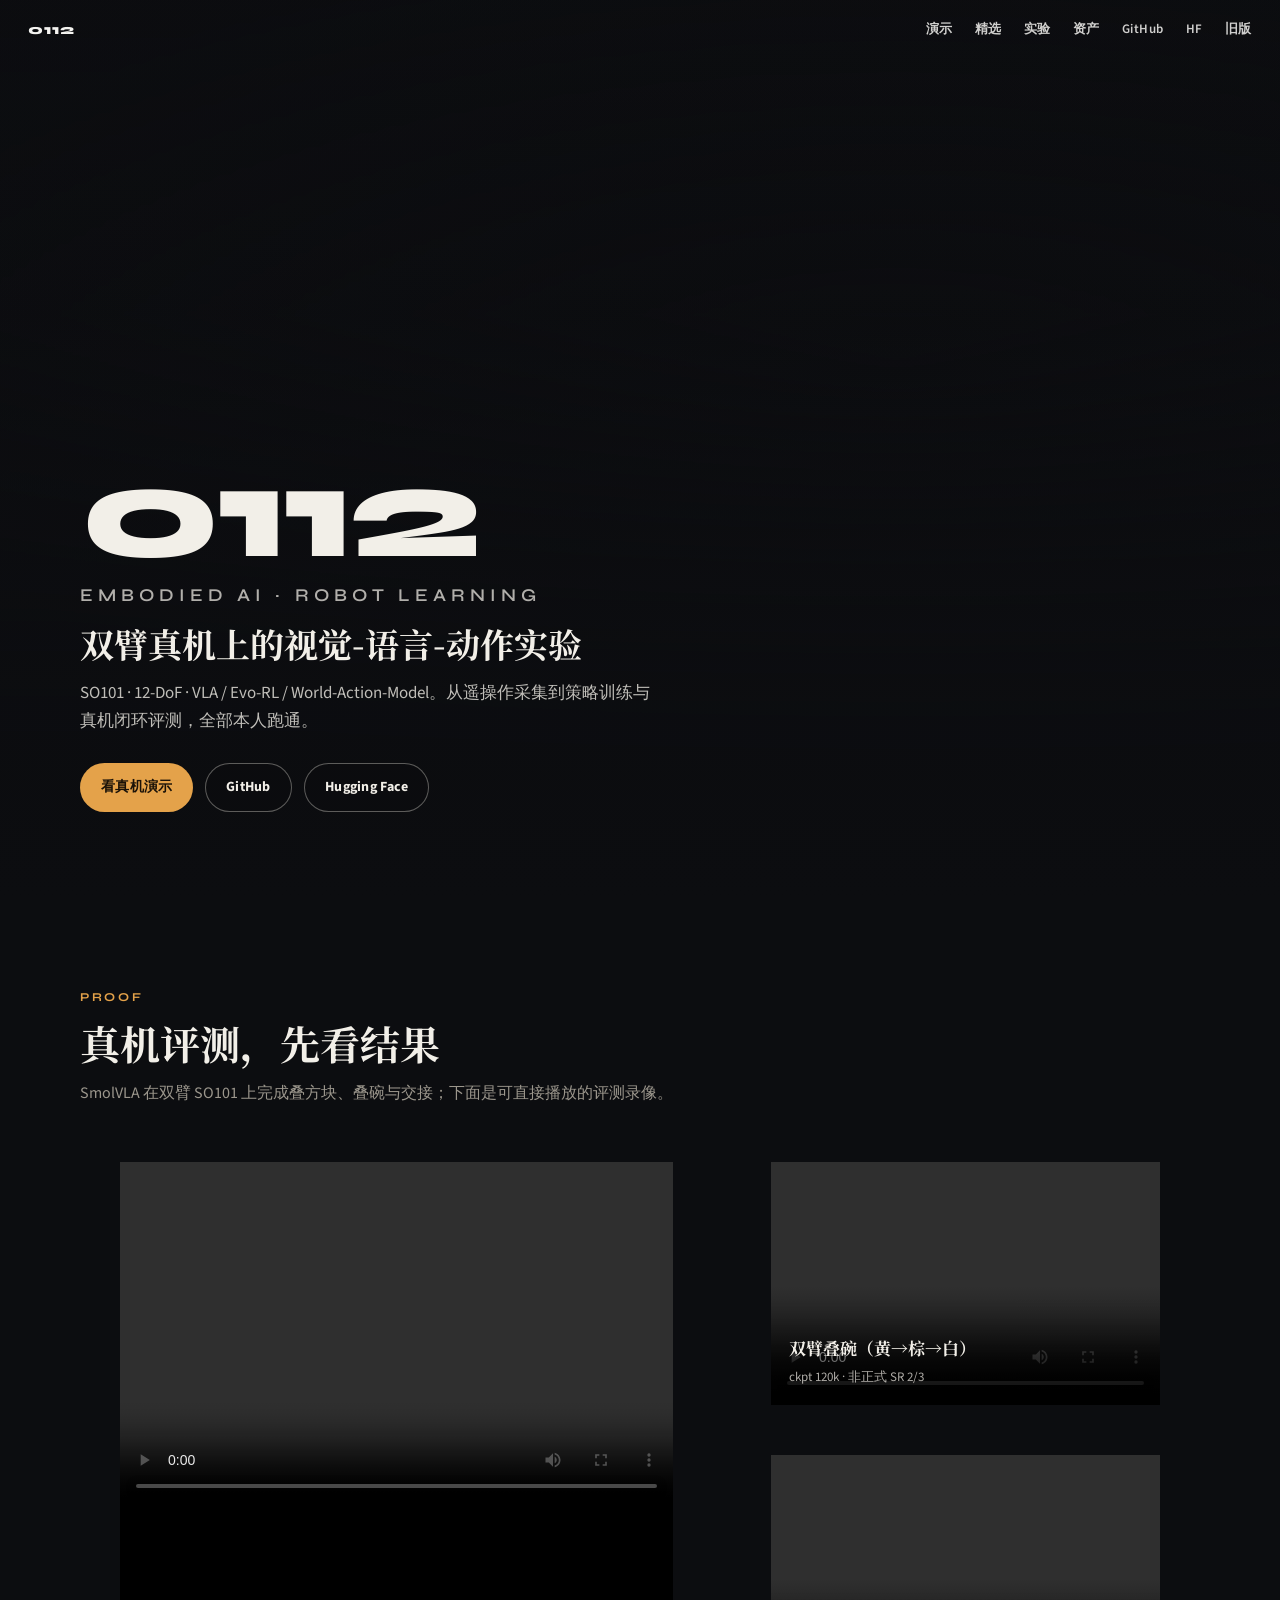
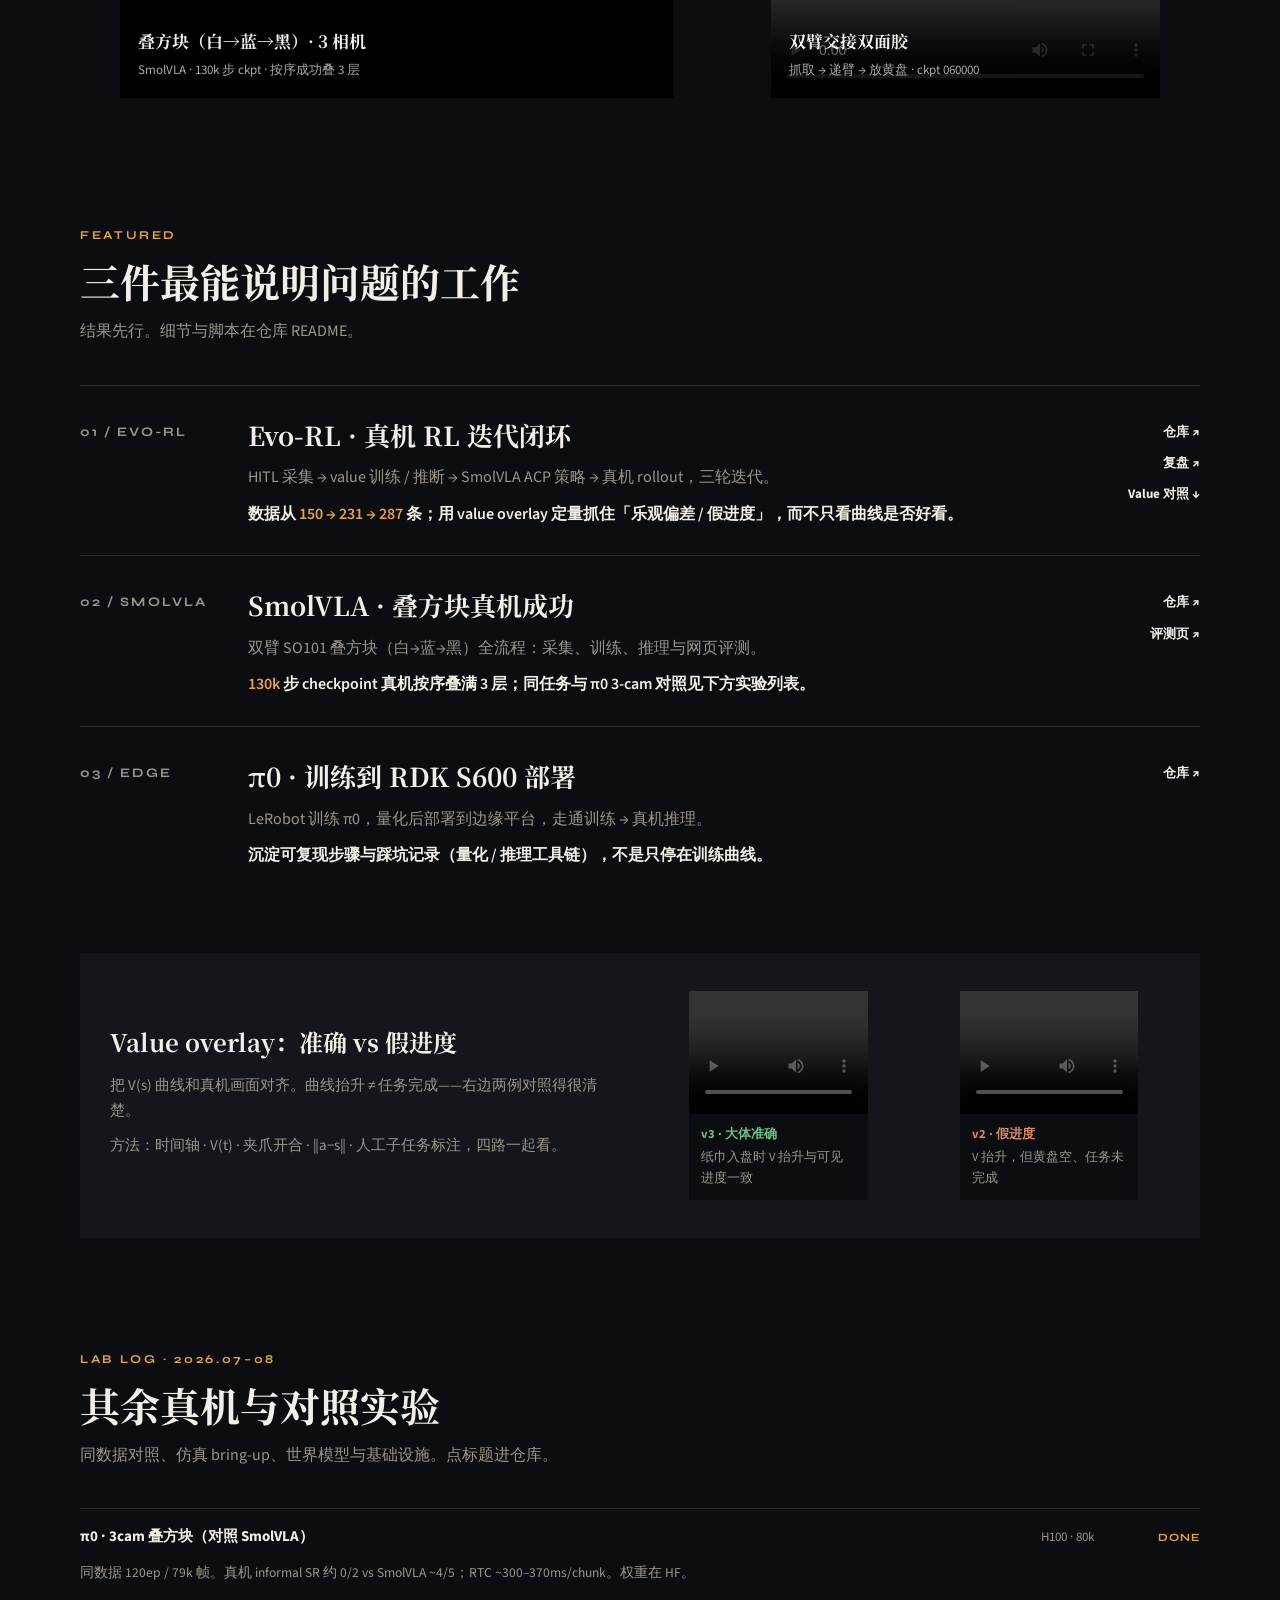
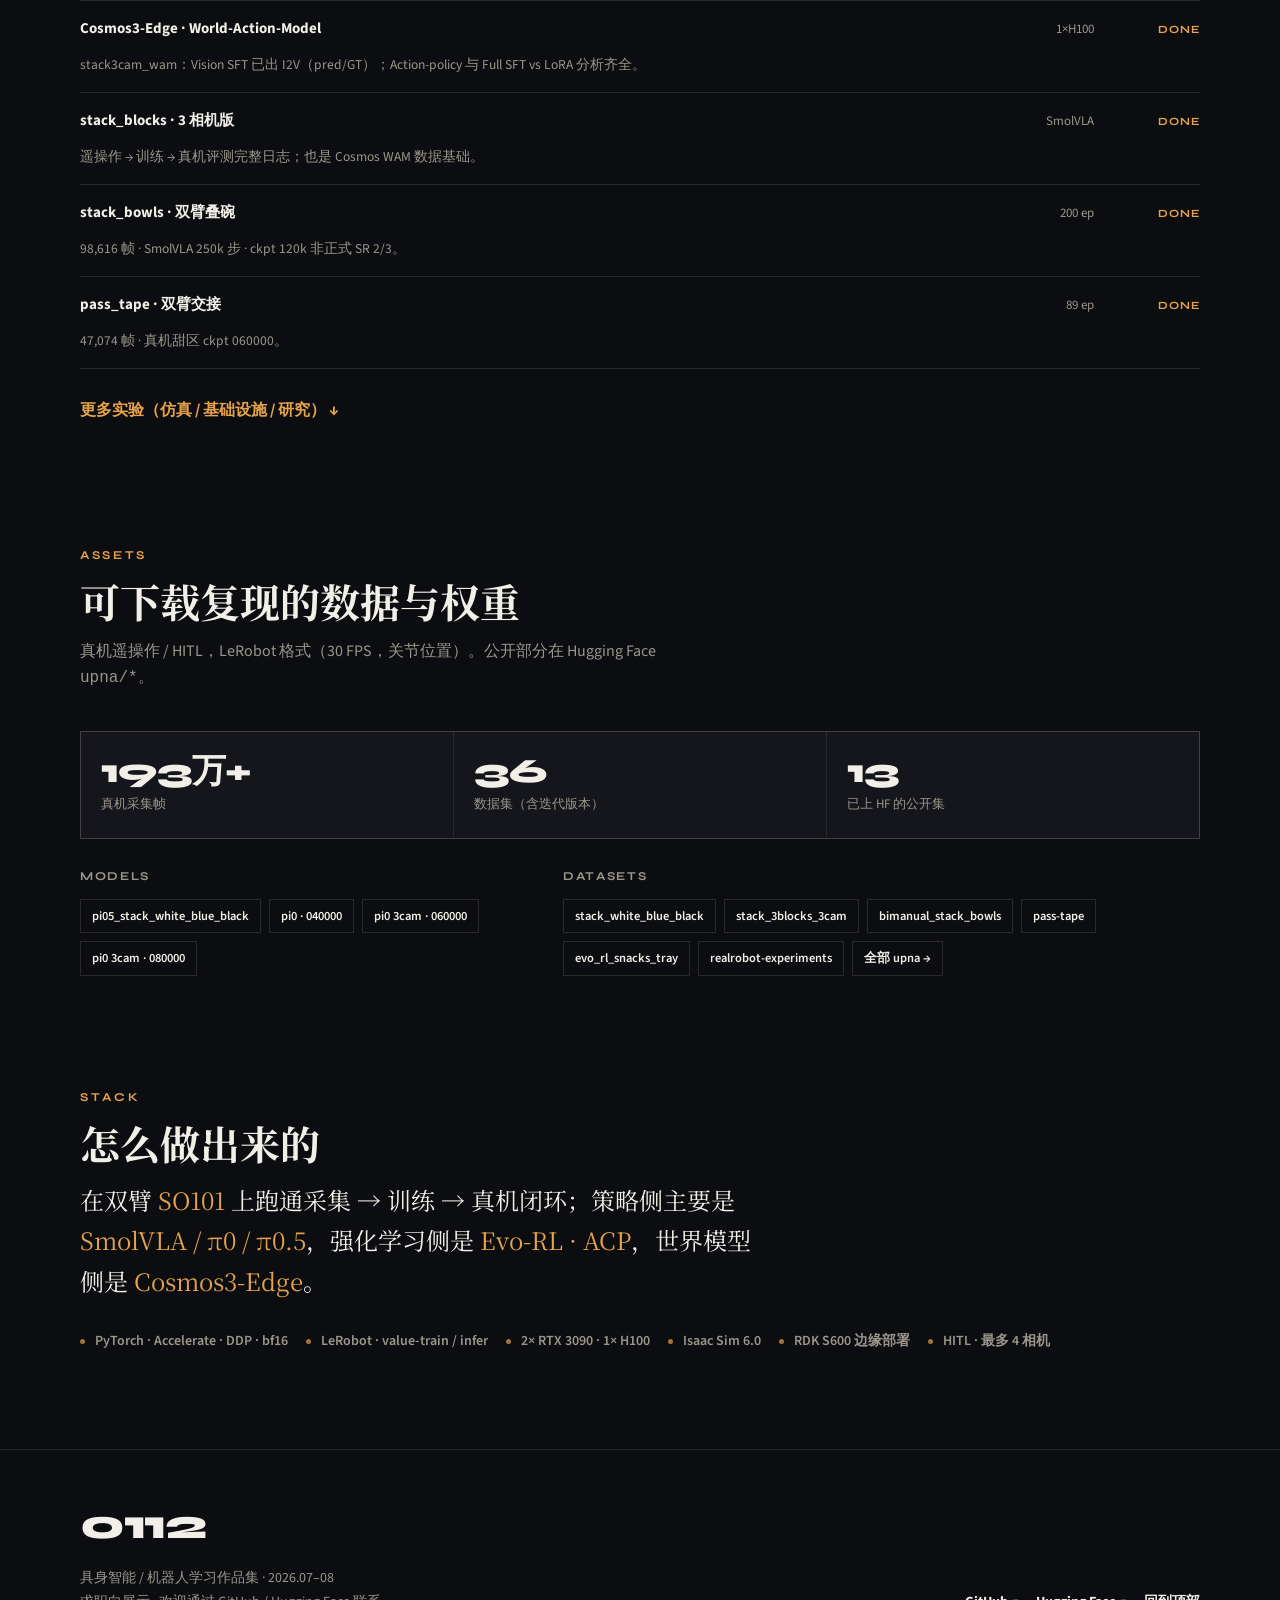
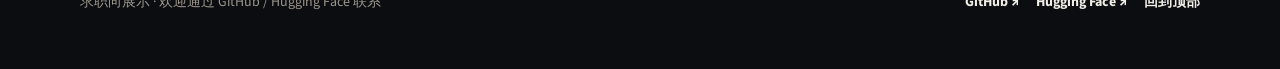
<file: v2/index.html>
<!DOCTYPE html>
<html lang="zh-CN">
<head>
  <meta charset="UTF-8" />
  <meta name="viewport" content="width=device-width, initial-scale=1" />
  <title>0112 · Embodied AI / Robot Learning (v2)</title>
  <meta name="description" content="0112 具身智能 / 机器人学习作品集：双臂 SO101 真机、VLA、Evo-RL / ACP、World-Action-Model。" />
  <link rel="preconnect" href="https://fonts.googleapis.com" />
  <link rel="preconnect" href="https://fonts.gstatic.com" crossorigin />
  <link href="https://fonts.googleapis.com/css2?family=Noto+Serif+SC:wght@500;700&family=Syne:wght@600;700;800&family=Source+Sans+3:ital,wght@0,400;0,600;0,700;1,400&display=swap" rel="stylesheet" />
  <style>
    :root {
      --bg: #0c0d10;
      --bg-2: #14161c;
      --ink: #f2efe8;
      --muted: #9b968c;
      --line: rgba(242, 239, 232, 0.12);
      --accent: #e4a24a;
      --accent-dim: rgba(228, 162, 74, 0.16);
      --ok: #6fbf8a;
      --bad: #d9896c;
      --max: 1120px;
      --ease: cubic-bezier(0.22, 1, 0.36, 1);
    }

    * { box-sizing: border-box; }
    html { scroll-behavior: smooth; }
    body {
      margin: 0;
      background: var(--bg);
      color: var(--ink);
      font-family: "Source Sans 3", "PingFang SC", "Noto Sans SC", sans-serif;
      font-size: 16px;
      line-height: 1.65;
      -webkit-font-smoothing: antialiased;
    }
    img, video { max-width: 100%; display: block; }
    a { color: inherit; text-decoration: none; }
    a:hover { color: var(--accent); }
    button { font: inherit; }

    .wrap {
      width: min(100% - 40px, var(--max));
      margin-inline: auto;
    }

    /* —— Nav —— */
    .nav {
      position: fixed;
      inset: 0 0 auto 0;
      z-index: 50;
      display: flex;
      align-items: center;
      justify-content: space-between;
      padding: 18px 28px;
      mix-blend-mode: difference;
      color: #fff;
      pointer-events: none;
    }
    .nav a { pointer-events: auto; }
    .nav-brand {
      font-family: Syne, sans-serif;
      font-weight: 800;
      letter-spacing: 0.08em;
      font-size: 14px;
    }
    .nav-links {
      display: flex;
      gap: 22px;
      font-size: 13px;
      font-weight: 600;
      letter-spacing: 0.04em;
    }
    .nav-links a { opacity: 0.85; }
    .nav-links a:hover { opacity: 1; color: #fff; }

    /* —— Hero —— */
    .hero {
      position: relative;
      min-height: 100svh;
      display: grid;
      align-items: end;
      overflow: hidden;
      color: var(--ink);
    }
    .hero-media {
      position: absolute;
      inset: 0;
      z-index: 0;
    }
    .hero-media video {
      width: 100%;
      height: 100%;
      object-fit: cover;
      transform: scale(1.04);
      animation: heroZoom 14s var(--ease) both;
    }
    @keyframes heroZoom {
      from { transform: scale(1.12); filter: brightness(0.55); }
      to { transform: scale(1.04); filter: brightness(0.72); }
    }
    .hero-shade {
      position: absolute;
      inset: 0;
      z-index: 1;
      background:
        linear-gradient(180deg, rgba(12,13,16,0.35) 0%, rgba(12,13,16,0.15) 35%, rgba(12,13,16,0.88) 78%, var(--bg) 100%),
        radial-gradient(80% 50% at 70% 40%, transparent 0%, rgba(12,13,16,0.45) 100%);
      pointer-events: none;
    }
    .hero-copy {
      position: relative;
      z-index: 2;
      padding: 0 0 64px;
      width: min(100% - 40px, var(--max));
      margin-inline: auto;
      animation: rise 0.9s 0.15s var(--ease) both;
    }
    @keyframes rise {
      from { opacity: 0; transform: translateY(28px); }
      to { opacity: 1; transform: none; }
    }
    .brand {
      font-family: Syne, sans-serif;
      font-weight: 800;
      font-size: clamp(64px, 14vw, 132px);
      line-height: 0.9;
      letter-spacing: -0.03em;
      margin: 0 0 18px;
    }
    .brand span {
      display: block;
      font-size: clamp(14px, 2vw, 18px);
      letter-spacing: 0.28em;
      font-weight: 600;
      opacity: 0.72;
      margin-top: 14px;
      text-transform: uppercase;
    }
    .hero h1 {
      font-family: "Noto Serif SC", serif;
      font-weight: 700;
      font-size: clamp(22px, 3.4vw, 34px);
      line-height: 1.35;
      margin: 0 0 12px;
      max-width: 18em;
    }
    .hero-lead {
      margin: 0 0 28px;
      max-width: 34em;
      color: rgba(242, 239, 232, 0.78);
      font-size: clamp(15px, 1.6vw, 17px);
    }
    .cta-row {
      display: flex;
      flex-wrap: wrap;
      gap: 12px;
    }
    .btn {
      display: inline-flex;
      align-items: center;
      gap: 8px;
      padding: 12px 20px;
      border-radius: 999px;
      font-weight: 700;
      font-size: 14px;
      letter-spacing: 0.02em;
      border: 1px solid transparent;
      transition: transform 0.25s var(--ease), background 0.25s, border-color 0.25s, color 0.25s;
    }
    .btn:hover { transform: translateY(-2px); color: inherit; }
    .btn-primary {
      background: var(--accent);
      color: #1a1208;
    }
    .btn-primary:hover { background: #efb45c; color: #1a1208; }
    .btn-ghost {
      border-color: rgba(242, 239, 232, 0.35);
      background: rgba(12, 13, 16, 0.35);
      backdrop-filter: blur(8px);
    }
    .btn-ghost:hover { border-color: var(--accent); color: var(--accent); }

    /* —— Sections —— */
    section {
      padding: 88px 0 24px;
      scroll-margin-top: 24px;
    }
    .sec-kicker {
      font-family: Syne, sans-serif;
      font-size: 12px;
      font-weight: 700;
      letter-spacing: 0.22em;
      text-transform: uppercase;
      color: var(--accent);
      margin: 0 0 10px;
    }
    .sec-title {
      font-family: "Noto Serif SC", serif;
      font-size: clamp(26px, 4vw, 40px);
      font-weight: 700;
      line-height: 1.25;
      margin: 0 0 12px;
    }
    .sec-desc {
      margin: 0 0 40px;
      max-width: 40em;
      color: var(--muted);
      font-size: 16px;
    }

    .reveal {
      opacity: 0;
      transform: translateY(24px);
      transition: opacity 0.7s var(--ease), transform 0.7s var(--ease);
    }
    .reveal.in { opacity: 1; transform: none; }

    /* —— Proof / demos —— */
    .proof-grid {
      display: grid;
      grid-template-columns: 1.35fr 1fr;
      gap: 18px;
    }
    @media (max-width: 860px) {
      .proof-grid { grid-template-columns: 1fr; }
      .nav-links { display: none; }
    }
    .shot {
      position: relative;
      background: #000;
      overflow: hidden;
      isolation: isolate;
    }
    .shot video {
      width: 100%;
      aspect-ratio: 16 / 10;
      object-fit: cover;
      opacity: 0.92;
    }
    .shot figcaption {
      position: absolute;
      left: 0; right: 0; bottom: 0;
      padding: 48px 18px 16px;
      background: linear-gradient(transparent, rgba(0,0,0,0.85));
      font-size: 14px;
    }
    .shot figcaption strong {
      display: block;
      font-family: "Noto Serif SC", serif;
      font-size: 17px;
      margin-bottom: 4px;
    }
    .shot figcaption span { color: rgba(242,239,232,0.72); font-size: 13px; }
    .shot-stack { display: grid; gap: 18px; }

    /* —— Featured results —— */
    .feature {
      display: grid;
      grid-template-columns: 140px 1fr auto;
      gap: 20px 28px;
      align-items: start;
      padding: 28px 0;
      border-top: 1px solid var(--line);
    }
    .feature:last-child { border-bottom: 1px solid var(--line); }
    .feature-idx {
      font-family: Syne, sans-serif;
      font-size: 13px;
      font-weight: 700;
      letter-spacing: 0.16em;
      color: var(--muted);
      padding-top: 8px;
    }
    .feature h3 {
      font-family: "Noto Serif SC", serif;
      font-size: clamp(20px, 2.4vw, 26px);
      margin: 0 0 8px;
      font-weight: 700;
    }
    .feature h3 a:hover { color: var(--accent); }
    .feature .one-liner {
      margin: 0 0 10px;
      color: var(--muted);
      max-width: 46em;
    }
    .feature .result {
      margin: 0;
      color: var(--ink);
      font-weight: 600;
      max-width: 46em;
    }
    .feature .result em {
      font-style: normal;
      color: var(--accent);
    }
    .feature-links {
      display: flex;
      flex-direction: column;
      gap: 8px;
      align-items: flex-end;
      font-size: 13px;
      font-weight: 700;
      white-space: nowrap;
      padding-top: 8px;
    }
    .feature-links a {
      border-bottom: 1px solid transparent;
      padding-bottom: 1px;
    }
    .feature-links a:hover {
      color: var(--accent);
      border-bottom-color: var(--accent);
    }
    @media (max-width: 720px) {
      .feature {
        grid-template-columns: 1fr;
        gap: 8px;
      }
      .feature-links {
        align-items: flex-start;
        flex-direction: row;
        flex-wrap: wrap;
        gap: 14px;
      }
    }

    /* —— Insight strip —— */
    .insight {
      margin-top: 56px;
      display: grid;
      grid-template-columns: 1fr 1fr;
      gap: 18px;
      background: var(--bg-2);
      padding: 22px;
    }
    @media (max-width: 860px) { .insight { grid-template-columns: 1fr; } }
    .insight-copy {
      display: flex;
      flex-direction: column;
      justify-content: center;
      padding: 12px 8px;
    }
    .insight-copy h3 {
      font-family: "Noto Serif SC", serif;
      font-size: 24px;
      margin: 0 0 12px;
    }
    .insight-copy p {
      margin: 0 0 10px;
      color: var(--muted);
      font-size: 15px;
    }
    .insight-pair {
      display: grid;
      grid-template-columns: 1fr 1fr;
      gap: 12px;
    }
    @media (max-width: 560px) { .insight-pair { grid-template-columns: 1fr; } }
    .compare {
      background: #000;
      overflow: hidden;
    }
    .compare video {
      width: 100%;
      aspect-ratio: 16 / 11;
      object-fit: cover;
    }
    .compare .label {
      padding: 10px 12px 12px;
      font-size: 12.5px;
      border-top: 1px solid var(--line);
      background: var(--bg);
    }
    .compare .label b { display: block; margin-bottom: 2px; }
    .compare.ok .label b { color: var(--ok); }
    .compare.bad .label b { color: var(--bad); }
    .compare .label span { color: var(--muted); }

    /* —— Project list —— */
    .plist { border-top: 1px solid var(--line); }
    .prow {
      display: grid;
      grid-template-columns: 1fr 180px 90px;
      gap: 16px;
      align-items: baseline;
      padding: 16px 0;
      border-bottom: 1px solid var(--line);
      transition: background 0.2s;
    }
    .prow:hover { background: rgba(228, 162, 74, 0.04); }
    .prow a.name {
      font-weight: 700;
      font-size: 15px;
    }
    .prow .blurb {
      grid-column: 1 / -1;
      margin: -4px 0 0;
      color: var(--muted);
      font-size: 13.5px;
      max-width: 62em;
    }
    .prow .meta {
      color: var(--muted);
      font-size: 13px;
      text-align: right;
    }
    .prow .status {
      font-family: Syne, sans-serif;
      font-size: 11px;
      font-weight: 700;
      letter-spacing: 0.08em;
      text-align: right;
      color: var(--accent);
    }
    .prow .status.wip { color: var(--bad); }
    @media (max-width: 720px) {
      .prow {
        grid-template-columns: 1fr auto;
      }
      .prow .meta { display: none; }
    }

    details.more {
      margin-top: 18px;
    }
    details.more summary {
      cursor: pointer;
      font-weight: 700;
      color: var(--accent);
      list-style: none;
      padding: 10px 0;
    }
    details.more summary::-webkit-details-marker { display: none; }
    details.more summary::after { content: " ↓"; }

    /* —— Assets —— */
    .asset-band {
      display: grid;
      grid-template-columns: repeat(3, 1fr);
      gap: 1px;
      background: var(--line);
      border: 1px solid var(--line);
      margin-bottom: 28px;
    }
    @media (max-width: 720px) { .asset-band { grid-template-columns: 1fr; } }
    .asset-band > div {
      background: var(--bg-2);
      padding: 22px 20px;
    }
    .asset-band .n {
      font-family: Syne, sans-serif;
      font-size: 34px;
      font-weight: 800;
      letter-spacing: -0.02em;
      line-height: 1;
      margin-bottom: 6px;
    }
    .asset-band .l {
      color: var(--muted);
      font-size: 13px;
    }

    .hf-grid {
      display: grid;
      grid-template-columns: 1fr 1.4fr;
      gap: 28px;
    }
    @media (max-width: 720px) { .hf-grid { grid-template-columns: 1fr; } }
    .chip-cloud {
      display: flex;
      flex-wrap: wrap;
      gap: 8px;
    }
    .chip-cloud a {
      font-size: 12.5px;
      font-weight: 600;
      padding: 6px 11px;
      border: 1px solid var(--line);
      color: var(--ink);
      transition: border-color 0.2s, color 0.2s, background 0.2s;
    }
    .chip-cloud a:hover {
      border-color: var(--accent);
      color: var(--accent);
      background: var(--accent-dim);
    }
    .subhead {
      font-family: Syne, sans-serif;
      font-size: 12px;
      letter-spacing: 0.14em;
      text-transform: uppercase;
      color: var(--muted);
      margin: 0 0 12px;
      font-weight: 700;
    }

    /* —— Stack —— */
    .stack-line {
      font-size: clamp(18px, 2.4vw, 24px);
      line-height: 1.7;
      font-family: "Noto Serif SC", serif;
      max-width: 28em;
      margin: 0 0 28px;
    }
    .stack-line span { color: var(--accent); }
    .tech {
      display: flex;
      flex-wrap: wrap;
      gap: 10px 18px;
      color: var(--muted);
      font-size: 14px;
      font-weight: 600;
    }
    .tech span::before {
      content: "";
      display: inline-block;
      width: 5px;
      height: 5px;
      border-radius: 50%;
      background: var(--accent);
      margin-right: 10px;
      vertical-align: middle;
      opacity: 0.7;
    }

    /* —— Footer —— */
    footer {
      margin-top: 72px;
      padding: 40px 0 56px;
      border-top: 1px solid var(--line);
    }
    .foot-grid {
      display: grid;
      grid-template-columns: 1.4fr 1fr;
      gap: 28px;
      align-items: end;
    }
    @media (max-width: 720px) { .foot-grid { grid-template-columns: 1fr; } }
    .foot-brand {
      font-family: Syne, sans-serif;
      font-size: 42px;
      font-weight: 800;
      letter-spacing: -0.03em;
      margin: 0 0 8px;
    }
    .foot-note { color: var(--muted); margin: 0; font-size: 14px; }
    .foot-links {
      display: flex;
      flex-wrap: wrap;
      gap: 16px;
      justify-content: flex-end;
      font-weight: 700;
      font-size: 14px;
    }
    @media (max-width: 720px) { .foot-links { justify-content: flex-start; } }

    .top-btn {
      position: fixed;
      right: 18px;
      bottom: 18px;
      z-index: 40;
      width: 42px;
      height: 42px;
      border-radius: 50%;
      border: 1px solid var(--line);
      background: rgba(20, 22, 28, 0.9);
      color: var(--ink);
      cursor: pointer;
      opacity: 0;
      pointer-events: none;
      transition: opacity 0.25s, transform 0.25s;
    }
    .top-btn.show { opacity: 1; pointer-events: auto; }
    .top-btn:hover { color: var(--accent); border-color: var(--accent); }
  </style>
</head>
<body>
  <header class="nav" id="nav">
    <a class="nav-brand" href="#top">0112</a>
    <nav class="nav-links" aria-label="页面导航">
      <a href="#proof">演示</a>
      <a href="#work">精选</a>
      <a href="#lab">实验</a>
      <a href="#assets">资产</a>
      <a href="https://github.com/upnana" target="_blank" rel="noopener">GitHub</a>
      <a href="https://huggingface.co/upna" target="_blank" rel="noopener">HF</a>
      <a href="../">旧版</a>
    </nav>
  </header>

  <main id="top">
    <!-- Hero: brand + one idea + CTAs over full-bleed robot video -->
    <section class="hero" aria-label="首页">
      <div class="hero-media">
        <video
          autoplay muted loop playsinline preload="metadata"
          poster=""
          aria-label="双臂 SO101 叠方块真机评测">
          <source src="https://upnana.github.io/portfolio/media/3_blocks_stack_3cam.mp4" type="video/mp4" />
        </video>
      </div>
      <div class="hero-shade" aria-hidden="true"></div>
      <div class="hero-copy">
        <p class="brand">0112<span>Embodied AI · Robot Learning</span></p>
        <h1>双臂真机上的视觉-语言-动作实验</h1>
        <p class="hero-lead">
          SO101 · 12-DoF · VLA / Evo-RL / World-Action-Model。从遥操作采集到策略训练与真机闭环评测，全部本人跑通。
        </p>
        <div class="cta-row">
          <a class="btn btn-primary" href="#proof">看真机演示</a>
          <a class="btn btn-ghost" href="https://github.com/upnana" target="_blank" rel="noopener">GitHub</a>
          <a class="btn btn-ghost" href="https://huggingface.co/upna" target="_blank" rel="noopener">Hugging Face</a>
        </div>
      </div>
    </section>

    <!-- Proof first -->
    <section id="proof">
      <div class="wrap reveal">
        <p class="sec-kicker">Proof</p>
        <h2 class="sec-title">真机评测，先看结果</h2>
        <p class="sec-desc">SmolVLA 在双臂 SO101 上完成叠方块、叠碗与交接；下面是可直接播放的评测录像。</p>

        <div class="proof-grid">
          <figure class="shot">
            <video controls playsinline preload="metadata"
              src="https://upnana.github.io/portfolio/media/3_blocks_stack_3cam.mp4"></video>
            <figcaption>
              <strong>叠方块（白→蓝→黑）· 3 相机</strong>
              <span>SmolVLA · 130k 步 ckpt · 按序成功叠 3 层</span>
            </figcaption>
          </figure>
          <div class="shot-stack">
            <figure class="shot">
              <video controls playsinline preload="metadata"
                src="https://upnana.github.io/portfolio/media/eval_stack_bowls.mp4"></video>
              <figcaption>
                <strong>双臂叠碗（黄→棕→白）</strong>
                <span>ckpt 120k · 非正式 SR 2/3</span>
              </figcaption>
            </figure>
            <figure class="shot">
              <video controls playsinline preload="metadata"
                src="https://upnana.github.io/portfolio/media/eval_pass_tape.mp4"></video>
              <figcaption>
                <strong>双臂交接双面胶</strong>
                <span>抓取 → 递臂 → 放黄盘 · ckpt 060000</span>
              </figcaption>
            </figure>
          </div>
        </div>
      </div>
    </section>

    <!-- Featured -->
    <section id="work">
      <div class="wrap reveal">
        <p class="sec-kicker">Featured</p>
        <h2 class="sec-title">三件最能说明问题的工作</h2>
        <p class="sec-desc">结果先行。细节与脚本在仓库 README。</p>

        <article class="feature">
          <div class="feature-idx">01 / EVO-RL</div>
          <div>
            <h3><a href="https://github.com/upnana/Evo-RL_bowls_tray" target="_blank" rel="noopener">Evo-RL · 真机 RL 迭代闭环</a></h3>
            <p class="one-liner">HITL 采集 → value 训练 / 推断 → SmolVLA ACP 策略 → 真机 rollout，三轮迭代。</p>
            <p class="result">数据从 <em>150 → 231 → 287</em> 条；用 value overlay 定量抓住「乐观偏差 / 假进度」，而不只看曲线是否好看。</p>
          </div>
          <div class="feature-links">
            <a href="https://github.com/upnana/Evo-RL_bowls_tray" target="_blank" rel="noopener">仓库 ↗</a>
            <a href="https://github.com/upnana/Evo-RL_bowls_tray/blob/main/daima/Recap.md" target="_blank" rel="noopener">复盘 ↗</a>
            <a href="#insight">Value 对照 ↓</a>
          </div>
        </article>

        <article class="feature">
          <div class="feature-idx">02 / SMOLVLA</div>
          <div>
            <h3><a href="https://github.com/upnana/smolvla_stack_blocks-white_blue_black" target="_blank" rel="noopener">SmolVLA · 叠方块真机成功</a></h3>
            <p class="one-liner">双臂 SO101 叠方块（白→蓝→黑）全流程：采集、训练、推理与网页评测。</p>
            <p class="result"><em>130k</em> 步 checkpoint 真机按序叠满 3 层；同任务与 π0 3-cam 对照见下方实验列表。</p>
          </div>
          <div class="feature-links">
            <a href="https://github.com/upnana/smolvla_stack_blocks-white_blue_black" target="_blank" rel="noopener">仓库 ↗</a>
            <a href="https://upnana.github.io/smolvla_stack_blocks-white_blue_black/eval.html" target="_blank" rel="noopener">评测页 ↗</a>
          </div>
        </article>

        <article class="feature">
          <div class="feature-idx">03 / EDGE</div>
          <div>
            <h3><a href="https://github.com/upnana/lerobot-pi0-rdk-s600-deploy" target="_blank" rel="noopener">π0 · 训练到 RDK S600 部署</a></h3>
            <p class="one-liner">LeRobot 训练 π0，量化后部署到边缘平台，走通训练 → 真机推理。</p>
            <p class="result">沉淀可复现步骤与踩坑记录（量化 / 推理工具链），不是只停在训练曲线。</p>
          </div>
          <div class="feature-links">
            <a href="https://github.com/upnana/lerobot-pi0-rdk-s600-deploy" target="_blank" rel="noopener">仓库 ↗</a>
          </div>
        </article>

        <div class="insight reveal" id="insight">
          <div class="insight-copy">
            <h3>Value overlay：准确 vs 假进度</h3>
            <p>把 V(s) 曲线和真机画面对齐。曲线抬升 ≠ 任务完成——右边两例对照得很清楚。</p>
            <p>方法：时间轴 · V(t) · 夹爪开合 · ‖a−s‖ · 人工子任务标注，四路一起看。</p>
          </div>
          <div class="insight-pair">
            <figure class="compare ok">
              <video controls playsinline preload="metadata"
                src="https://upnana.github.io/portfolio/media/value_overlay_v3_100k_with_tag.mp4"></video>
              <figcaption class="label">
                <b>v3 · 大体准确</b>
                <span>纸巾入盘时 V 抬升与可见进度一致</span>
              </figcaption>
            </figure>
            <figure class="compare bad">
              <video controls playsinline preload="metadata"
                src="https://upnana.github.io/portfolio/media/value_overlay_v2_120k_with_tag.mp4"></video>
              <figcaption class="label">
                <b>v2 · 假进度</b>
                <span>V 抬升，但黄盘空、任务未完成</span>
              </figcaption>
            </figure>
          </div>
        </div>
      </div>
    </section>

    <!-- Lab / all projects -->
    <section id="lab">
      <div class="wrap reveal">
        <p class="sec-kicker">Lab Log · 2026.07–08</p>
        <h2 class="sec-title">其余真机与对照实验</h2>
        <p class="sec-desc">同数据对照、仿真 bring-up、世界模型与基础设施。点标题进仓库。</p>

        <div class="plist">
          <div class="prow">
            <a class="name" href="https://github.com/upnana/pi0_stack_blocks_white_blue_black_3cam" target="_blank" rel="noopener">π0 · 3cam 叠方块（对照 SmolVLA）</a>
            <div class="meta">H100 · 80k</div>
            <div class="status">DONE</div>
            <p class="blurb">同数据 120ep / 79k 帧。真机 informal SR 约 0/2 vs SmolVLA ~4/5；RTC ~300–370ms/chunk。权重在 HF。</p>
          </div>
          <div class="prow">
            <a class="name" href="https://github.com/upnana/cosmos-edge-lab" target="_blank" rel="noopener">Cosmos3-Edge · World-Action-Model</a>
            <div class="meta">1×H100</div>
            <div class="status">DONE</div>
            <p class="blurb">stack3cam_wam：Vision SFT 已出 I2V（pred/GT）；Action-policy 与 Full SFT vs LoRA 分析齐全。</p>
          </div>
          <div class="prow">
            <a class="name" href="https://github.com/upnana/smolvla_stack_blocks_white_blue_black_3cam" target="_blank" rel="noopener">stack_blocks · 3 相机版</a>
            <div class="meta">SmolVLA</div>
            <div class="status">DONE</div>
            <p class="blurb">遥操作 → 训练 → 真机评测完整日志；也是 Cosmos WAM 数据基础。</p>
          </div>
          <div class="prow">
            <a class="name" href="https://github.com/upnana/stack_bowls" target="_blank" rel="noopener">stack_bowls · 双臂叠碗</a>
            <div class="meta">200 ep</div>
            <div class="status">DONE</div>
            <p class="blurb">98,616 帧 · SmolVLA 250k 步 · ckpt 120k 非正式 SR 2/3。</p>
          </div>
          <div class="prow">
            <a class="name" href="https://github.com/upnana/pass_tape" target="_blank" rel="noopener">pass_tape · 双臂交接</a>
            <div class="meta">89 ep</div>
            <div class="status">DONE</div>
            <p class="blurb">47,074 帧 · 真机甜区 ckpt 060000。</p>
          </div>
        </div>

        <details class="more">
          <summary>更多实验（仿真 / 基础设施 / 研究）</summary>
          <div class="plist">
            <div class="prow">
              <a class="name" href="https://github.com/upnana/isaac-sim-so101" target="_blank" rel="noopener">isaac-sim-so101</a>
              <div class="meta">Isaac Sim 6</div>
              <div class="status">DONE</div>
              <p class="blurb">SO101 URDF、叠块场景、关节 UI，为 sim-to-real 打底。</p>
            </div>
            <div class="prow">
              <a class="name" href="https://github.com/upnana/alohamini_lab" target="_blank" rel="noopener">alohamini_lab · π0.5</a>
              <div class="meta">AlohaMini</div>
              <div class="status">DONE</div>
              <p class="blurb">遥操作调试 + π0.5 叠方块推理笔记。</p>
            </div>
            <div class="prow">
              <a class="name" href="https://github.com/upnana/lerobot_lab" target="_blank" rel="noopener">lerobot_lab</a>
              <div class="meta">Infra</div>
              <div class="status">DONE</div>
              <p class="blurb">本地采集 / 训练 / 推理日常入口。</p>
            </div>
            <div class="prow">
              <a class="name" href="https://github.com/upnana/le-wm" target="_blank" rel="noopener">le-wm · LeWorldModel</a>
              <div class="meta">复现</div>
              <div class="status">DONE</div>
              <p class="blurb">像素级联合嵌入预测架构研读。另见 <a href="https://le-wm.github.io/" target="_blank" rel="noopener">项目页</a>。</p>
            </div>
            <div class="prow">
              <a class="name" href="https://github.com/upnana/chartqa-grpo-refocus" target="_blank" rel="noopener">chartqa-grpo-refocus</a>
              <div class="meta">VLM</div>
              <div class="status wip">WIP</div>
              <p class="blurb">ChartQA 的 GRPO 再聚焦实验。</p>
            </div>
          </div>
        </details>
      </div>
    </section>

    <!-- Assets -->
    <section id="assets">
      <div class="wrap reveal">
        <p class="sec-kicker">Assets</p>
        <h2 class="sec-title">可下载复现的数据与权重</h2>
        <p class="sec-desc">真机遥操作 / HITL，LeRobot 格式（30 FPS，关节位置）。公开部分在 Hugging Face <code>upna/*</code>。</p>

        <div class="asset-band">
          <div>
            <div class="n">193万+</div>
            <div class="l">真机采集帧</div>
          </div>
          <div>
            <div class="n">36</div>
            <div class="l">数据集（含迭代版本）</div>
          </div>
          <div>
            <div class="n">13</div>
            <div class="l">已上 HF 的公开集</div>
          </div>
        </div>

        <div class="hf-grid">
          <div>
            <p class="subhead">Models</p>
            <div class="chip-cloud">
              <a href="https://huggingface.co/upna/pi05_stack_white_blue_black" target="_blank" rel="noopener">pi05_stack_white_blue_black</a>
              <a href="https://huggingface.co/upna/pi0_stack_white_blue_black_040000" target="_blank" rel="noopener">pi0 · 040000</a>
              <a href="https://huggingface.co/upna/pi0_stack_white_blue_black_3cam_060000" target="_blank" rel="noopener">pi0 3cam · 060000</a>
              <a href="https://huggingface.co/upna/pi0_stack_white_blue_black_3cam_080000" target="_blank" rel="noopener">pi0 3cam · 080000</a>
            </div>
          </div>
          <div>
            <p class="subhead">Datasets</p>
            <div class="chip-cloud">
              <a href="https://huggingface.co/datasets/upna/stack_white_blue_black" target="_blank" rel="noopener">stack_white_blue_black</a>
              <a href="https://huggingface.co/datasets/upna/stack_3blocks_white_blue_black_3cam" target="_blank" rel="noopener">stack_3blocks_3cam</a>
              <a href="https://huggingface.co/datasets/upna/bimanual_stack_bowls" target="_blank" rel="noopener">bimanual_stack_bowls</a>
              <a href="https://huggingface.co/datasets/upna/bimanual-pass-double-sided-tape-roll" target="_blank" rel="noopener">pass-tape</a>
              <a href="https://huggingface.co/datasets/upna/evo_rl_snacks_tray_stack_bowls_plate" target="_blank" rel="noopener">evo_rl_snacks_tray</a>
              <a href="https://huggingface.co/datasets/upna/realrobot-experiments" target="_blank" rel="noopener">realrobot-experiments</a>
              <a href="https://huggingface.co/upna" target="_blank" rel="noopener">全部 upna →</a>
            </div>
          </div>
        </div>
      </div>
    </section>

    <!-- Stack -->
    <section id="stack">
      <div class="wrap reveal">
        <p class="sec-kicker">Stack</p>
        <h2 class="sec-title">怎么做出来的</h2>
        <p class="stack-line">
          在双臂 <span>SO101</span> 上跑通采集 → 训练 → 真机闭环；策略侧主要是
          <span>SmolVLA / π0 / π0.5</span>，强化学习侧是 <span>Evo-RL · ACP</span>，世界模型侧是 <span>Cosmos3-Edge</span>。
        </p>
        <div class="tech">
          <span>PyTorch · Accelerate · DDP · bf16</span>
          <span>LeRobot · value-train / infer</span>
          <span>2× RTX 3090 · 1× H100</span>
          <span>Isaac Sim 6.0</span>
          <span>RDK S600 边缘部署</span>
          <span>HITL · 最多 4 相机</span>
        </div>
      </div>
    </section>
  </main>

  <footer>
    <div class="wrap foot-grid">
      <div>
        <p class="foot-brand">0112</p>
        <p class="foot-note">具身智能 / 机器人学习作品集 · 2026.07–08<br />求职向展示 · 欢迎通过 GitHub / Hugging Face 联系</p>
      </div>
      <div class="foot-links">
        <a href="https://github.com/upnana" target="_blank" rel="noopener">GitHub ↗</a>
        <a href="https://huggingface.co/upna" target="_blank" rel="noopener">Hugging Face ↗</a>
        <a href="#top">回到顶部</a>
      </div>
    </div>
  </footer>

  <button class="top-btn" id="topBtn" type="button" aria-label="回到顶部">↑</button>

  <script>
    (function () {
      var topBtn = document.getElementById("topBtn");
      window.addEventListener("scroll", function () {
        topBtn.classList.toggle("show", window.scrollY > 600);
      }, { passive: true });
      topBtn.addEventListener("click", function () {
        window.scrollTo({ top: 0, behavior: "smooth" });
      });

      var io = new IntersectionObserver(function (entries) {
        entries.forEach(function (e) {
          if (e.isIntersecting) {
            e.target.classList.add("in");
            io.unobserve(e.target);
          }
        });
      }, { threshold: 0.12 });
      document.querySelectorAll(".reveal").forEach(function (el) { io.observe(el); });
    })();
  </script>
</body>
</html>
</file>
